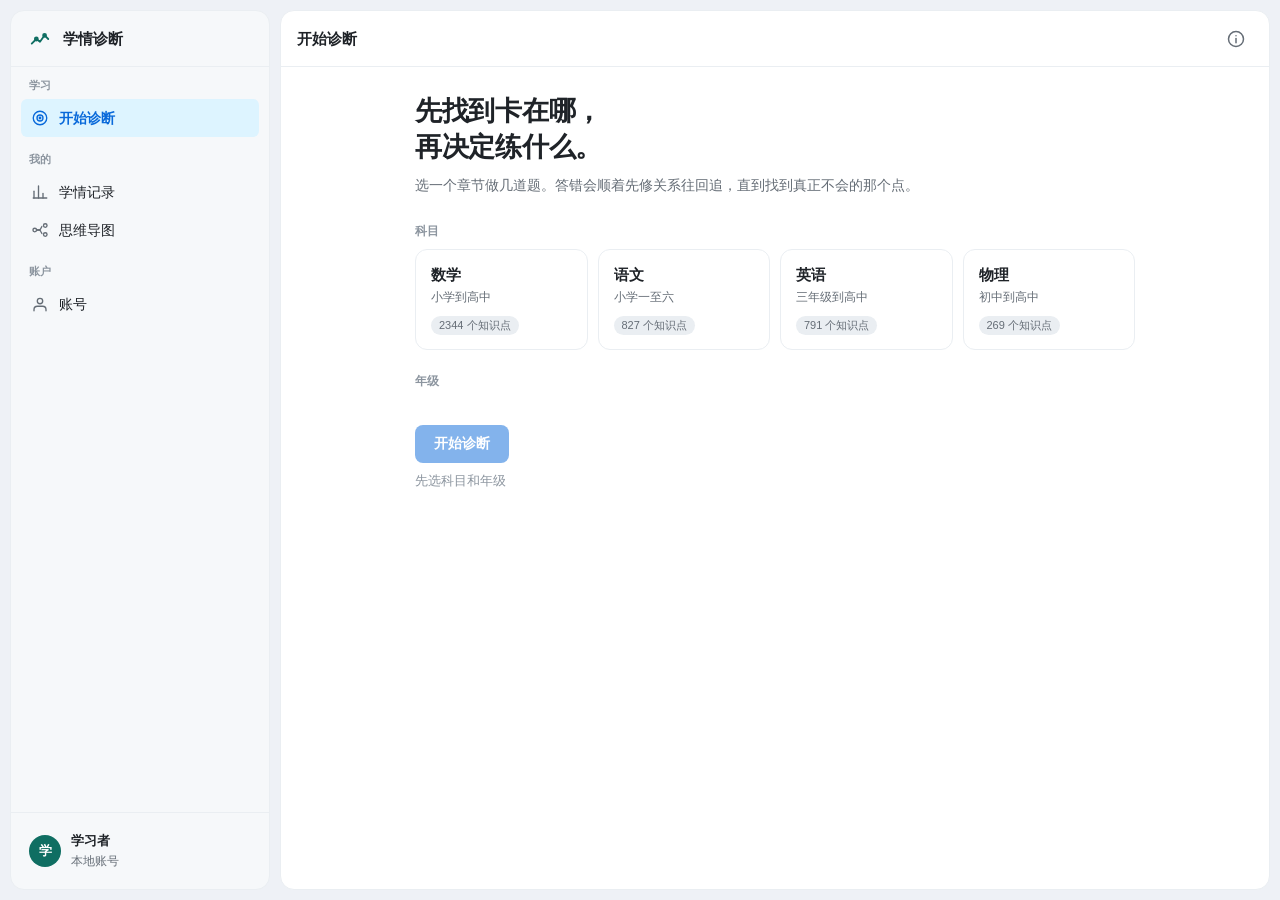
<file: index.html>
<!DOCTYPE html>
<html lang="zh-CN">
<head>
<meta charset="utf-8">
<meta name="viewport" content="width=device-width, initial-scale=1, viewport-fit=cover">
<title>学情诊断 · 中小学知识图谱</title>
<meta name="description" content="选一个章节，做几道题，顺着先修关系找到真正的薄弱根因，生成可分享的学习报告。">
<link rel="icon" href="data:image/svg+xml,%3Csvg xmlns='http://www.w3.org/2000/svg' viewBox='0 0 32 32'%3E%3Crect width='32' height='32' rx='8' fill='%230f6e62'/%3E%3Cpath d='M9 21V11h3.2l3.3 6 3.3-6H22v10h-2.6v-5.6l-2.6 4.8h-2.1l-2.6-4.8V21z' fill='white'/%3E%3C/svg%3E">
<link rel="stylesheet" href="assets/style.css?v=1031">
</head>
<body>
<div class="app">

  <!-- ===== 侧边栏 ===== -->
  <aside class="sidebar" id="sidebar">
    <div class="sidebar-header">
      <span class="sidebar-logo">
        <svg viewBox="0 0 24 24" width="22" height="22" fill="none" stroke="currentColor" stroke-width="2" stroke-linecap="round" stroke-linejoin="round">
          <path d="M3 17l5-5 4 3 5-7 4 4"></path>
          <circle cx="8" cy="12" r="1.6"></circle>
          <circle cx="17" cy="8" r="1.6"></circle>
        </svg>
      </span>
      <span class="sidebar-title">学情诊断</span>
      <button class="sb-close" id="sb-close" aria-label="关闭菜单">
        <svg viewBox="0 0 24 24" width="18" height="18" fill="none" stroke="currentColor" stroke-width="2" stroke-linecap="round"><path d="M18 6L6 18M6 6l12 12"></path></svg>
      </button>
    </div>

    <nav class="sidebar-nav">
      <div class="nav-section">
        <div class="nav-section-title">学习</div>
        <a class="nav-item" href="#/home" data-view="home">
          <span class="nav-icon"><svg viewBox="0 0 24 24" width="18" height="18" fill="none" stroke="currentColor" stroke-width="1.8" stroke-linecap="round" stroke-linejoin="round"><circle cx="12" cy="12" r="9"></circle><circle cx="12" cy="12" r="4"></circle><circle cx="12" cy="12" r="1"></circle></svg></span>
          <span>开始诊断</span>
        </a>
      </div>

      <div class="nav-section">
        <div class="nav-section-title">我的</div>
        <a class="nav-item" href="#/records" data-view="records">
          <span class="nav-icon"><svg viewBox="0 0 24 24" width="18" height="18" fill="none" stroke="currentColor" stroke-width="1.8" stroke-linecap="round" stroke-linejoin="round"><path d="M4 20V11"></path><path d="M10 20V4"></path><path d="M16 20v-6"></path><path d="M21 20H3"></path></svg></span>
          <span>学情记录</span>
          <span class="nav-badge" id="nav-badge-rec" hidden>0</span>
        </a>
        <a class="nav-item" href="#/mind" data-view="mind">
          <span class="nav-icon"><svg viewBox="0 0 24 24" width="18" height="18" fill="none" stroke="currentColor" stroke-width="1.8" stroke-linecap="round" stroke-linejoin="round"><circle cx="5" cy="12" r="2.4"></circle><circle cx="19" cy="6" r="2.4"></circle><circle cx="19" cy="18" r="2.4"></circle><path d="M7.4 12h3.3c1.2 0 1.8-.6 2.2-1.6l1.6-3"></path><path d="M7.4 12h3.3c1.2 0 1.8.6 2.2 1.6l1.6 3"></path></svg></span>
          <span>思维导图</span>
        </a>
      </div>

      <div class="nav-section">
        <div class="nav-section-title">账户</div>
        <a class="nav-item" href="#/account" data-view="account">
          <span class="nav-icon"><svg viewBox="0 0 24 24" width="18" height="18" fill="none" stroke="currentColor" stroke-width="1.8" stroke-linecap="round" stroke-linejoin="round"><path d="M20 21v-1.5A4.5 4.5 0 0 0 15.5 15h-7A4.5 4.5 0 0 0 4 19.5V21"></path><circle cx="12" cy="8" r="3.6"></circle></svg></span>
          <span>账号</span>
        </a>
      </div>
    </nav>

    <div class="sidebar-footer">
      <div class="user-info" id="sb-user" title="在账号页里改昵称">
        <span class="avatar" id="sb-avatar">学</span>
        <span class="u-txt"><span class="user-name" id="sb-name">学习者</span><span class="user-login" id="sb-sub">本地账号</span></span>
      </div>
    </div>
  </aside>
  <div class="sidebar-overlay" id="overlay"></div>

  <!-- ===== 主区 ===== -->
  <main class="main">
    <div class="toolbar">
      <button class="icon-btn sb-toggle" id="sb-toggle" aria-label="菜单">
        <svg viewBox="0 0 24 24" width="20" height="20" fill="none" stroke="currentColor" stroke-width="1.8" stroke-linecap="round"><path d="M3 6h18M3 12h18M3 18h18"></path></svg>
      </button>
      <div class="crumb" id="crumb">开始诊断</div>
      <div class="tb-right">
        <button class="icon-btn" id="btn-about" aria-label="说明">
          <svg viewBox="0 0 24 24" width="20" height="20" fill="none" stroke="currentColor" stroke-width="1.8" stroke-linecap="round" stroke-linejoin="round"><circle cx="12" cy="12" r="9"></circle><path d="M12 16.5v-5"></path><path d="M12 8.2h.01"></path></svg>
        </button>
      </div>
    </div>

    <div class="content" id="content">
      <div id="bar"></div>

      <!-- 加载 -->
      <div class="view on" id="v-load">
        <div class="loading"><div class="spin"></div>正在准备题库…</div>
      </div>

      <!-- 诊断首页 -->
      <div class="view" id="v-home">
        <div class="hero">
          <h1>先找到卡在哪，<br>再决定练什么。</h1>
          <p>选一个章节做几道题。答错会顺着先修关系往回追，直到找到真正不会的那个点。</p>
        </div>

        <div class="sect">
          <div class="lbl">科目</div>
          <div class="subs" id="subs"></div>
        </div>

        <div class="sect">
          <div class="lbl">年级</div>
          <div class="grades" id="grades"></div>
        </div>

        <div class="sect" id="sect-chap" style="display:none">
          <div class="lbl">章节</div>
          <div class="chaps" id="chaps"></div>
        </div>

        <div class="cta">
          <button class="btn" id="btn-start" disabled>开始诊断</button>
          <div class="hint" id="hint">先选科目和年级</div>
        </div>
      </div>

      <!-- 答题 -->
      <div class="view" id="v-quiz">
        <div class="qwrap">
          <div class="qmeta">
            <span id="q-prog">第 1 题</span>
            <span class="chip" id="q-topic"></span>
          </div>
          <div class="qcard">
            <div class="qtopic" id="q-from"></div>
            <div class="qtext" id="q-text"></div>
            <div id="q-input"></div>
            <div class="acts" id="q-acts"></div>
            <div id="q-fb"></div>
          </div>
        </div>
      </div>

      <!-- 报告 -->
      <div class="view" id="v-report">
        <div class="rwrap" id="report"></div>
      </div>

      <!-- 学情记录 -->
      <div class="view" id="v-records">
        <div class="page-head">
          <h2>我的学情记录</h2>
          <p class="cap">每次诊断结束会自动存到这里，只保存在你自己的浏览器里。</p>
        </div>
        <div id="rec-list"></div>
      </div>

      <!-- 思维导图 -->
      <div class="view" id="v-mind">
        <div class="page-head">
          <h2>思维导图</h2>
          <p class="cap">选一个章节，看知识点之间的先修关系。箭头指向「需要先学会的」。</p>
        </div>
        <div class="mind-bar">
          <select id="m-subj" class="sel"></select>
          <select id="m-grade" class="sel"></select>
          <select id="m-chap" class="sel"></select>
        </div>
        <div class="mind-legend">
          <span><i class="d mastered"></i>已掌握</span>
          <span><i class="d shaky"></i>不稳</span>
          <span><i class="d weak"></i>薄弱</span>
          <span><i class="d unknown"></i>未测</span>
        </div>
        <div class="mind-wrap" id="mind">
          <div class="mind-canvas" id="mind-canvas"></div>
          <div class="mind-hint">滚轮缩放 · 拖动平移 · 双击放大 · 点节点看先修</div>
          <div class="mind-ctrl">
            <button class="mc" id="m-out" type="button" aria-label="缩小" title="缩小">
              <svg viewBox="0 0 24 24" width="16" height="16" fill="none" stroke="currentColor" stroke-width="2" stroke-linecap="round"><path d="M5 12h14"></path></svg>
            </button>
            <span class="mc-zoom" id="mind-zoom">100%</span>
            <button class="mc" id="m-in" type="button" aria-label="放大" title="放大">
              <svg viewBox="0 0 24 24" width="16" height="16" fill="none" stroke="currentColor" stroke-width="2" stroke-linecap="round"><path d="M12 5v14"></path><path d="M5 12h14"></path></svg>
            </button>
            <span class="mc-sep"></span>
            <button class="mc wide" id="m-fit" type="button" title="适应窗口">适应</button>
            <button class="mc wide" id="m-fs" type="button" title="全屏">
              <svg class="i-fs" viewBox="0 0 24 24" width="16" height="16" fill="none" stroke="currentColor" stroke-width="1.9" stroke-linecap="round" stroke-linejoin="round"><path d="M4 9V4h5"></path><path d="M20 9V4h-5"></path><path d="M4 15v5h5"></path><path d="M20 15v5h-5"></path></svg>
              <svg class="i-ex" viewBox="0 0 24 24" width="16" height="16" fill="none" stroke="currentColor" stroke-width="1.9" stroke-linecap="round" stroke-linejoin="round"><path d="M9 4v5H4"></path><path d="M15 4v5h5"></path><path d="M9 20v-5H4"></path><path d="M15 20v-5h5"></path></svg>
            </button>
          </div>
        </div>
      </div>

      <!-- 账号 -->
      <div class="view" id="v-account">
        <div class="page-head">
          <h2>账号</h2>
          <p class="cap">本地账号，不需要注册。换设备或清缓存会丢失，重要报告记得生成分享链接。</p>
        </div>

        <div class="card">
          <div class="ac-row">
            <span class="avatar lg" id="ac-avatar">学</span>
            <div class="ac-fld">
              <label for="ac-name">昵称</label>
              <input id="ac-name" class="inp" maxlength="16" placeholder="给自己起个名字">
            </div>
          </div>
          <div class="ac-note" id="ac-note">改完自动保存</div>
        </div>

        <div class="card">
          <h3>学习概览</h3>
          <div class="stats" id="ac-stats"></div>
        </div>

        <div class="card">
          <h3>外观</h3>
          <div class="opt-row">
            <div class="bd"><div class="nm">深色模式</div><div class="ds" id="th-ds">跟随系统</div></div>
            <div class="seg" id="th-seg">
              <button data-th="auto" class="on">跟随</button>
              <button data-th="light">浅色</button>
              <button data-th="dark">深色</button>
            </div>
          </div>
        </div>

        <div class="card danger">
          <h3>数据</h3>
          <p class="cap">清空后无法恢复。</p>
          <div class="acts">
            <button class="btn sm ghost" id="ac-export">导出记录</button>
            <button class="btn sm danger" id="ac-clear">清空学情记录</button>
          </div>
        </div>
      </div>
    </div>
  </main>
</div>

<div class="toast" id="toast"></div>

<script src="assets/engine.js?v=1031"></script>
<script src="assets/share.js?v=1031"></script>
<script src="assets/app.js?v=1031"></script>
</body>
</html>
</file>
<file: assets/style.css>
/* ============================================================
   学情诊断 · 样式
   界面语言对齐 GitHub Drive：外框留白、圆角面板、260px 侧边栏、
   移动端抽屉。配色保留本项目的墨绿作为品牌识别。
   原则：一屏一件事，留白优先，颜色克制，零 emoji。
   ============================================================ */

:root {
  /* Drive 设计语言变量 */
  --bg-primary: #ffffff;
  --bg-secondary: #f6f8fa;
  --bg-tertiary: #eaeef2;
  --bg-hover: #f3f4f6;
  --text-primary: #1f2328;
  --text-secondary: #656d76;
  --text-tertiary: #8c959f;
  --border-color: #d0d7de;
  --border-light: #eaeef2;
  --accent-color: #0969da;
  --accent-hover: #0860c7;
  --accent-light: #ddf4ff;
  --danger-color: #cf222e;
  --success-color: #1a7f37;
  --warning-color: #9a6700;
  --radius-sm: 6px;
  --radius-md: 8px;
  --radius-lg: 12px;
  --sidebar-width: 260px;
  --frame-pad: 10px;
  --frame-bg: #eef1f6;
  --panel-radius: 14px;
  --toolbar-h: 56px;

  /* 本项目的语义色 */
  --brand: #0f6e62;
  --brand-2: #149c8b;
  --brand-soft: #eaf6f3;
  --ok: #15803d;
  --ok-soft: #e8f6ec;
  --warn: #b45309;
  --warn-soft: #fdf3e3;
  --bad: #b91c1c;
  --bad-soft: #fdeceb;
  --untested: #c8cfd8;

  /* 导图专用：层带底色与连线色 */
  --band-a: #fbfcfd;
  --band-b: #f1f5f9;
  --band-line: #e4eaf1;
  --edge: #b6bfc9;

  --t-3: .18s;
  --t-4: .28s;
  --hm-std: cubic-bezier(.4, 0, .2, 1);
}

body.dark-mode {
  --bg-primary: #0d1117;
  --bg-secondary: #161b22;
  --bg-tertiary: #21262d;
  --bg-hover: #1c2128;
  --text-primary: #e6edf3;
  --text-secondary: #9198a1;
  --text-tertiary: #6e7681;
  --border-color: #30363d;
  --border-light: #21262d;
  --accent-color: #58a6ff;
  --accent-hover: #79b8ff;
  --accent-light: #0c2d6b;
  --danger-color: #f85149;
  --success-color: #3fb950;
  --warning-color: #d29922;
  --frame-bg: #010409;
  --brand: #2ea89b;
  --brand-2: #3fbdb0;
  --brand-soft: #102b28;
  --ok: #3fb950;
  --ok-soft: #102b1a;
  --warn: #d29922;
  --warn-soft: #2b2210;
  --bad: #f85149;
  --bad-soft: #2b1618;
  --untested: #30363d;
  --band-a: #12181f;
  --band-b: #1a212a;
  --band-line: #262e38;
  --edge: #3d4650;
}

* { box-sizing: border-box; -webkit-tap-highlight-color: transparent; }

html, body {
  margin: 0; padding: 0;
  height: 100%;
  background: var(--frame-bg);
  color: var(--text-primary);
  font-family: -apple-system, BlinkMacSystemFont, "PingFang SC", "Hiragino Sans GB",
               "Microsoft YaHei", "Helvetica Neue", Arial, sans-serif;
  font-size: 15px; line-height: 1.6;
  -webkit-font-smoothing: antialiased;
  overflow: hidden;
}

/* ===== 外框布局 ===== */
.app {
  display: flex;
  height: 100%;
  padding: var(--frame-pad);
  gap: var(--frame-pad);
  background: var(--frame-bg);
}

/* ===== 侧边栏 ===== */
.sidebar {
  width: var(--sidebar-width);
  flex-shrink: 0;
  background: var(--bg-secondary);
  border: 1px solid var(--border-light);
  border-radius: var(--panel-radius);
  display: flex;
  flex-direction: column;
  overflow: hidden;
}

.sidebar-header {
  height: var(--toolbar-h);
  padding: 0 14px 0 16px;
  display: flex;
  align-items: center;
  gap: 10px;
  border-bottom: 1px solid var(--border-light);
}
.sidebar-logo {
  color: var(--brand);
  display: flex; align-items: center;
  width: 26px; height: 26px;
  justify-content: center;
}
.sidebar-title { font-weight: 700; font-size: 15px; letter-spacing: .01em; }
.sb-close {
  display: none;
  margin-left: auto;
  background: none; border: 0; cursor: pointer;
  color: var(--text-secondary);
  padding: 6px; border-radius: var(--radius-sm);
  line-height: 0;
}
.sb-close:hover { background: var(--bg-hover); color: var(--text-primary); }

.sidebar-nav { flex: 1; overflow-y: auto; padding: 10px 0; }
.nav-section { margin-bottom: 14px; padding: 0 10px; }
.nav-section-title {
  font-size: 11px; font-weight: 600; letter-spacing: .04em;
  color: var(--text-tertiary);
  padding: 0 8px; margin-bottom: 4px;
}
.nav-item {
  display: flex; align-items: center; gap: 10px;
  padding: 8px 10px;
  border-radius: var(--radius-sm);
  color: var(--text-primary);
  text-decoration: none;
  font-size: 14px;
  cursor: pointer;
  transition: background var(--t-3) var(--hm-std);
}
.nav-item:hover { background: var(--bg-hover); }
.nav-item.active { background: var(--accent-light); color: var(--accent-color); font-weight: 600; }
.nav-icon { display: flex; align-items: center; color: var(--text-secondary); line-height: 0; }
.nav-item.active .nav-icon { color: var(--accent-color); }
.nav-badge {
  margin-left: auto;
  min-width: 18px; height: 18px; padding: 0 5px;
  border-radius: 9px;
  background: var(--bg-tertiary);
  color: var(--text-secondary);
  font-size: 11px; font-weight: 600;
  display: flex; align-items: center; justify-content: center;
}
.nav-item.active .nav-badge { background: var(--accent-color); color: #fff; }
/* [hidden] 必须自己声明：UA 样式的 display:none 会被上面的 display:flex 盖掉 */
.nav-badge[hidden] { display: none; }

.sidebar-footer { padding: 10px; border-top: 1px solid var(--border-light); }
.user-info {
  display: flex; align-items: center; gap: 10px;
  padding: 8px; border-radius: var(--radius-sm);
  cursor: pointer;
  transition: background var(--t-3) var(--hm-std);
}
.user-info:hover { background: var(--bg-hover); }
.avatar {
  width: 32px; height: 32px; flex-shrink: 0;
  border-radius: 50%;
  background: var(--brand); color: #fff;
  display: flex; align-items: center; justify-content: center;
  font-size: 13px; font-weight: 600;
}
.avatar.lg { width: 48px; height: 48px; font-size: 17px; }
.u-txt { display: flex; flex-direction: column; min-width: 0; }
.user-name { font-weight: 600; font-size: 13px; overflow: hidden; text-overflow: ellipsis; white-space: nowrap; }
.user-login { font-size: 12px; color: var(--text-secondary); }

.sidebar-overlay {
  display: none;
  position: fixed; inset: 0;
  background: rgba(0, 0, 0, .4);
  z-index: 99;
  opacity: 0;
  transition: opacity var(--t-3) var(--hm-std);
}
.sidebar-overlay.active { display: block; opacity: 1; }

/* ===== 主区 ===== */
.main {
  flex: 1;
  min-width: 0;
  display: flex; flex-direction: column;
  background: var(--bg-primary);
  border: 1px solid var(--border-light);
  border-radius: var(--panel-radius);
  overflow: hidden;
}

.toolbar {
  height: var(--toolbar-h);
  flex-shrink: 0;
  display: flex; align-items: center; gap: 10px;
  padding: 0 16px;
  border-bottom: 1px solid var(--border-light);
}
.icon-btn {
  display: flex; align-items: center; justify-content: center;
  width: 34px; height: 34px;
  background: none; border: 0; border-radius: var(--radius-sm);
  color: var(--text-secondary); cursor: pointer; line-height: 0;
  transition: background var(--t-3) var(--hm-std);
}
.icon-btn:hover { background: var(--bg-hover); color: var(--text-primary); }
.sb-toggle { display: none; }
.crumb { font-weight: 600; font-size: 15px; }
.tb-right { margin-left: auto; display: flex; gap: 4px; }

.content {
  flex: 1;
  overflow-y: auto;
  position: relative;
  -webkit-overflow-scrolling: touch;
}
.view { display: none; padding: 26px 30px 60px; max-width: 780px; margin: 0 auto; }
.view.on { display: block; }

/* ===== 顶部进度条 ===== */
#bar {
  position: fixed; top: 0; left: 0; height: 2px; width: 0;
  background: linear-gradient(90deg, var(--brand), var(--brand-2));
  transition: width .45s var(--hm-std);
  z-index: 100;
}

/* ===== 通用件 ===== */
.page-head { margin-bottom: 20px; }
.page-head h2 { margin: 0 0 6px; font-size: 20px; font-weight: 700; }
.cap { margin: 0; color: var(--text-secondary); font-size: 13px; }

.card {
  background: var(--bg-primary);
  border: 1px solid var(--border-light);
  border-radius: var(--radius-lg);
  padding: 18px 20px;
  margin-bottom: 16px;
}
.card h3 { margin: 0 0 4px; font-size: 15px; font-weight: 700; }
.card.danger { border-color: color-mix(in srgb, var(--danger-color) 35%, var(--border-light)); }

.btn {
  background: var(--accent-color); color: #fff;
  border: 1px solid transparent;
  border-radius: var(--radius-md);
  padding: 9px 18px;
  font-size: 14px; font-weight: 600; font-family: inherit;
  cursor: pointer;
  transition: background var(--t-3) var(--hm-std);
}
.btn:hover { background: var(--accent-hover); }
.btn:disabled { opacity: .5; cursor: not-allowed; }
.btn.sm { padding: 6px 13px; font-size: 13px; }
.btn.ghost { background: transparent; color: var(--text-primary); border-color: var(--border-color); }
.btn.ghost:hover { background: var(--bg-hover); }
.btn.danger { background: var(--danger-color); }
.btn.danger:hover { background: var(--danger-color); opacity: .85; }
.btn.minor { background: transparent; color: var(--text-secondary); border-color: var(--border-color); }
.btn.minor:hover { background: var(--bg-hover); }
.acts { display: flex; gap: 10px; flex-wrap: wrap; align-items: center; }
.linkbtn {
  background: none; border: 0; cursor: pointer;
  color: var(--accent-color); font-size: 13px; font-family: inherit;
  padding: 4px 6px; border-radius: var(--radius-sm);
}
.linkbtn:hover { text-decoration: underline; }

.inp, .sel {
  font-family: inherit; font-size: 14px;
  padding: 8px 11px;
  border: 1px solid var(--border-color);
  border-radius: var(--radius-md);
  background: var(--bg-primary);
  color: var(--text-primary);
  outline: none;
}
.inp:focus, .sel:focus { border-color: var(--accent-color); box-shadow: 0 0 0 3px var(--accent-light); }
.sel { cursor: pointer; }

.empty {
  text-align: center; padding: 56px 20px;
  color: var(--text-secondary);
}
.loading { text-align: center; padding: 80px 20px; color: var(--text-secondary); }
.spin {
  width: 26px; height: 26px; margin: 0 auto 14px;
  border: 2.5px solid var(--border-color);
  border-top-color: var(--brand);
  border-radius: 50%;
  animation: sp .8s linear infinite;
}
@keyframes sp { to { transform: rotate(360deg); } }

.toast {
  position: fixed; left: 50%; bottom: 32px;
  transform: translate(-50%, 14px);
  background: var(--text-primary); color: var(--bg-primary);
  padding: 10px 18px; border-radius: 20px;
  font-size: 13px; font-weight: 500;
  opacity: 0; pointer-events: none; z-index: 200;
  transition: all var(--t-3) var(--hm-std);
  max-width: 88vw; text-align: center;
}
.toast.on { opacity: 1; transform: translate(-50%, 0); }

/* ===== 诊断首页 ===== */
.hero { margin-bottom: 26px; }
.hero h1 {
  margin: 0 0 8px;
  font-size: 27px; line-height: 1.35; font-weight: 700;
  letter-spacing: -.01em;
}
.hero p { margin: 0; color: var(--text-secondary); font-size: 14px; max-width: 46em; }

.sect { margin-bottom: 22px; }
.lbl {
  font-size: 12px; font-weight: 600; color: var(--text-tertiary);
  margin-bottom: 8px; letter-spacing: .02em;
}
.subs { display: grid; grid-template-columns: repeat(auto-fill, minmax(150px, 1fr)); gap: 10px; }
.sub {
  border: 1px solid var(--border-light);
  border-radius: var(--radius-lg);
  padding: 13px 15px;
  cursor: pointer; background: var(--bg-primary);
  transition: border-color var(--t-3) var(--hm-std), background var(--t-3) var(--hm-std);
}
.sub:hover { border-color: var(--border-color); background: var(--bg-secondary); }
.sub.on { border-color: var(--brand); background: var(--brand-soft); }
.sub .n { font-weight: 700; font-size: 15px; }
.sub .c { font-size: 12px; color: var(--text-secondary); margin-top: 1px; }
.sub .badge {
  display: inline-block; margin-top: 8px;
  font-size: 11px; color: var(--text-secondary);
  background: var(--bg-tertiary); border-radius: 20px; padding: 1px 8px;
}
.sub.on .badge { background: rgba(255, 255, 255, .7); color: var(--brand); }
body.dark-mode .sub.on .badge { background: rgba(255, 255, 255, .08); color: var(--brand-2); }

.grades { display: flex; flex-wrap: wrap; gap: 8px; }
.g {
  padding: 7px 15px; border-radius: 20px;
  border: 1px solid var(--border-light);
  background: var(--bg-primary); color: var(--text-primary);
  font-size: 13px; font-family: inherit; cursor: pointer;
  transition: all var(--t-3) var(--hm-std);
}
.g:hover { border-color: var(--border-color); background: var(--bg-secondary); }
.g.on { background: var(--brand); border-color: var(--brand); color: #fff; font-weight: 600; }

.chaps { display: flex; flex-direction: column; gap: 6px; }
.ch {
  display: flex; align-items: center; gap: 12px;
  padding: 10px 14px; border-radius: var(--radius-md);
  border: 1px solid var(--border-light);
  background: var(--bg-primary); color: var(--text-primary);
  font-size: 14px; font-family: inherit; cursor: pointer; text-align: left;
  transition: background var(--t-3) var(--hm-std);
}
.ch:hover { background: var(--bg-secondary); }
.ch .idx {
  width: 22px; height: 22px; flex-shrink: 0;
  border-radius: 50%; background: var(--bg-tertiary);
  color: var(--text-secondary);
  font-size: 11px; font-weight: 600;
  display: flex; align-items: center; justify-content: center;
}
.ch .nm { flex: 1; min-width: 0; overflow: hidden; text-overflow: ellipsis; white-space: nowrap; }
.ch .ct { font-size: 12px; color: var(--text-tertiary); flex-shrink: 0; }

.cta { margin-top: 26px; }
.hint { margin-top: 8px; font-size: 13px; color: var(--text-tertiary); }

/* ===== 答题 ===== */
.qwrap { max-width: 620px; }
.qmeta { display: flex; align-items: center; gap: 10px; margin-bottom: 12px; font-size: 13px; color: var(--text-secondary); }
.chip {
  background: var(--bg-tertiary); border-radius: 20px;
  padding: 2px 10px; font-size: 12px;
}
.chip.again { background: var(--warn-soft); color: var(--warn); font-weight: 600; }
.qcard {
  border: 1px solid var(--border-light);
  border-radius: var(--radius-lg);
  padding: 22px 24px;
  background: var(--bg-primary);
}
.qtopic { font-size: 12px; color: var(--text-tertiary); margin-bottom: 6px; }
.qtext { font-size: 18px; font-weight: 600; line-height: 1.55; margin-bottom: 18px; }
.opts { display: flex; flex-direction: column; gap: 8px; }
.opt {
  text-align: left; padding: 11px 15px;
  border: 1px solid var(--border-color); border-radius: var(--radius-md);
  background: var(--bg-primary); color: var(--text-primary);
  font-size: 14px; font-family: inherit; cursor: pointer;
  transition: all var(--t-3) var(--hm-std);
}
.opt:hover { border-color: var(--accent-color); background: var(--accent-light); }
.ans {
  width: 100%; font-family: inherit; font-size: 15px;
  padding: 11px 14px;
  border: 1px solid var(--border-color); border-radius: var(--radius-md);
  background: var(--bg-primary); color: var(--text-primary); outline: none;
}
.ans:focus { border-color: var(--accent-color); box-shadow: 0 0 0 3px var(--accent-light); }
.qcard .acts { margin-top: 16px; }
.fb {
  margin-top: 16px; padding: 12px 15px;
  border-radius: var(--radius-md); font-size: 14px; font-weight: 600;
}
.fb.ok { background: var(--ok-soft); color: var(--ok); }
.fb.no { background: var(--bad-soft); color: var(--bad); }
.fb .why { display: block; margin-top: 5px; font-weight: 400; font-size: 13px; color: var(--text-secondary); line-height: 1.6; }

/* ===== 报告 ===== */
.rhead h2 { margin: 0 0 4px; font-size: 19px; font-weight: 700; }
.rhead .sub2 { color: var(--text-secondary); font-size: 13px; }
.ring {
  display: flex; align-items: center; gap: 26px; flex-wrap: wrap;
  padding: 18px 0 20px;
}
.rnum { font-size: 27px; font-weight: 700; }
.rlbl { font-size: 12px; }
.legend { display: flex; flex-direction: column; gap: 6px; }
.lg { display: flex; align-items: center; gap: 8px; font-size: 13px; color: var(--text-secondary); }
.lg i { width: 9px; height: 9px; border-radius: 3px; display: inline-block; }
.lg .v { margin-left: auto; font-weight: 600; color: var(--text-primary); }

.steps { display: flex; flex-direction: column; gap: 4px; margin-top: 8px; }
.step {
  display: flex; align-items: center; gap: 12px;
  padding: 9px 10px; border-radius: var(--radius-md);
  transition: background var(--t-3) var(--hm-std);
}
.step:hover { background: var(--bg-secondary); }
.step .no {
  width: 22px; height: 22px; flex-shrink: 0; border-radius: 50%;
  font-size: 11px; font-weight: 700;
  display: flex; align-items: center; justify-content: center;
  background: var(--bg-tertiary); color: var(--text-secondary);
}
.step .no.m { background: var(--ok-soft); color: var(--ok); }
.step .no.s { background: var(--warn-soft); color: var(--warn); }
.step .no.w { background: var(--bad-soft); color: var(--bad); }
.step .no.u { background: var(--bg-tertiary); color: var(--text-secondary); }
.step .bd { flex: 1; min-width: 0; }
.step .nm { font-size: 14px; font-weight: 600; }
.step .ds {
  font-size: 12px; color: var(--text-secondary);
  overflow: hidden; text-overflow: ellipsis;
  display: -webkit-box; -webkit-line-clamp: 2; -webkit-box-orient: vertical;
}
.step .gd { font-size: 12px; color: var(--text-tertiary); flex-shrink: 0; }
.tag { font-size: 11px; border-radius: 20px; padding: 1px 7px; margin-left: 6px; font-weight: 600; }
.tag.w { background: var(--bad-soft); color: var(--bad); }
.tag.m { background: var(--brand-soft); color: var(--brand); }
.sharebox { padding-top: 4px; }
#r-link { margin-top: 12px; }
#r-url {
  width: 100%; font-family: ui-monospace, SFMono-Regular, Menlo, monospace; font-size: 12px;
  padding: 9px 11px; border: 1px solid var(--border-color); border-radius: var(--radius-md);
  background: var(--bg-secondary); color: var(--text-primary);
}

/* ===== 学情记录 ===== */
.rec-item {
  display: flex; align-items: center; gap: 14px;
  padding: 14px 16px;
  border: 1px solid var(--border-light);
  border-radius: var(--radius-lg);
  margin-bottom: 10px;
  cursor: pointer;
  transition: border-color var(--t-3) var(--hm-std), background var(--t-3) var(--hm-std);
}
.rec-item:hover { border-color: var(--border-color); background: var(--bg-secondary); }
.rec-bar { width: 4px; align-self: stretch; border-radius: 3px; background: var(--untested); flex-shrink: 0; }
.rec-bar.m { background: var(--ok); }
.rec-bar.s { background: var(--warn); }
.rec-bar.w { background: var(--bad); }
.rec-main { flex: 1; min-width: 0; }
.rec-t { font-weight: 600; font-size: 14px; }
.rec-s { font-size: 12px; color: var(--text-secondary); margin-top: 2px; }
.rec-rate { font-size: 19px; font-weight: 700; flex-shrink: 0; min-width: 56px; text-align: right; }
.rec-del {
  background: none; border: 0; cursor: pointer; color: var(--text-tertiary);
  padding: 6px; border-radius: var(--radius-sm); line-height: 0; flex-shrink: 0;
}
.rec-del:hover { background: var(--bad-soft); color: var(--danger-color); }

/* ===== 思维导图 ===== */
.mind-bar { display: flex; gap: 8px; flex-wrap: wrap; margin-bottom: 14px; }
.mind-legend { display: flex; gap: 14px; flex-wrap: wrap; font-size: 12px; color: var(--text-secondary); margin-bottom: 10px; }
.mind-legend span { display: flex; align-items: center; gap: 5px; }
.mind-legend .d { width: 9px; height: 9px; border-radius: 50%; display: inline-block; }
.mind-legend .d.mastered { background: var(--ok); }
.mind-legend .d.shaky { background: var(--warn); }
.mind-legend .d.weak { background: var(--bad); }
.mind-legend .d.unknown { background: var(--untested); }

.mind-wrap {
  position: relative;
  height: clamp(320px, 58vh, 640px);
  border: 1px solid var(--border-light);
  border-radius: var(--radius-lg);
  background: var(--bg-secondary);
  overflow: hidden;
  cursor: grab;
  touch-action: none;
  -webkit-user-select: none;
  user-select: none;
}
.mind-wrap.grabbing { cursor: grabbing; }
.mind-wrap:fullscreen { height: 100vh; border-radius: 0; border: 0; }
.mind-wrap.fs { height: 100vh; border-radius: 0; border: 0; }

/* 画布层：缩放平移都在这层的 transform 上，SVG 自己永远保持原始尺寸 */
.mind-canvas {
  transform-origin: 0 0;
  will-change: transform;
  position: absolute;
  top: 0;
  left: 0;
}
.mind-canvas svg { display: block; }

/* 层带：相邻层两套色交替，否则连成一片看不出边界 */
.band rect {
  fill: var(--band-a);
  stroke: var(--band-line);
  stroke-width: 1;
}
.band.b rect { fill: var(--band-b); }
.band-t { font-size: 11px; fill: var(--text-tertiary); }

/* 连线 */
.mlink {
  stroke: var(--edge);
  stroke-width: 1.6;
  fill: none;
  transition: stroke var(--t-3) var(--hm-std), opacity var(--t-3) var(--hm-std);
}
.mlink.hi { stroke: var(--accent-color); stroke-width: 2.4; }
.ar-fill { fill: var(--edge); }
.ar-fill-hi { fill: var(--accent-color); }

/* 节点：圆角矩形 + 语义色描边，不再是一个个灰圆点 */
.mnode { cursor: pointer; }
.mnode rect {
  stroke-width: 1.5;
  transition: stroke-width .15s, opacity var(--t-3) var(--hm-std);
}
.mnode text {
  font-size: 12px;
  font-weight: 500;
  pointer-events: none;
}
.mnode.mastered rect { fill: var(--ok-soft); stroke: var(--ok); }
.mnode.mastered text { fill: var(--ok); }
.mnode.shaky rect { fill: var(--warn-soft); stroke: var(--warn); }
.mnode.shaky text { fill: var(--warn); }
.mnode.weak rect { fill: var(--bad-soft); stroke: var(--bad); }
.mnode.weak text { fill: var(--bad); }
.mnode.unknown rect { fill: var(--bg-primary); stroke: var(--border-color); }
.mnode.unknown text { fill: var(--text-secondary); }
.mnode:hover rect { stroke-width: 2.5; }
.mnode.sel rect { stroke-width: 3; }
.mnode.pre rect { stroke-width: 2.5; }

/* 点选后：无关节点压暗，聚焦关系才看得出来 */
.mind-canvas.picked .mnode:not(.sel):not(.pre) { opacity: .42; }
.mind-canvas.picked .mlink:not(.hi) { opacity: .3; }

/* 控制条 */
.mind-ctrl {
  position: absolute;
  right: 12px;
  bottom: 12px;
  z-index: 3;
  display: flex;
  align-items: center;
  gap: 2px;
  padding: 4px;
  background: var(--bg-primary);
  border: 1px solid var(--border-light);
  border-radius: 10px;
  box-shadow: 0 2px 10px rgba(31, 35, 40, .12);
}
.mc {
  display: inline-flex;
  align-items: center;
  justify-content: center;
  min-width: 30px;
  height: 30px;
  padding: 0 8px;
  border: 0;
  border-radius: var(--radius-sm);
  background: none;
  color: var(--text-secondary);
  font-size: 12px;
  cursor: pointer;
  transition: background var(--t-3) var(--hm-std), color var(--t-3) var(--hm-std);
}
.mc:hover { background: var(--bg-hover); color: var(--text-primary); }
.mc.on { color: var(--accent-color); background: var(--accent-light); }
.mc-zoom {
  min-width: 46px;
  text-align: center;
  font-size: 12px;
  color: var(--text-secondary);
  font-variant-numeric: tabular-nums;
}
.mc-sep { width: 1px; height: 18px; background: var(--border-light); margin: 0 3px; }
#m-fs .i-ex { display: none; }
#m-fs.on .i-ex { display: block; }
#m-fs.on .i-fs { display: none; }

.mind-hint {
  position: absolute;
  left: 12px;
  bottom: 16px;
  z-index: 2;
  font-size: 11px;
  color: var(--text-tertiary);
  pointer-events: none;
}
@media (max-width: 768px) {
  .mind-wrap { height: clamp(300px, 52vh, 520px); }
  .mind-hint { display: none; }
}

/* ===== 账号 ===== */
.ac-row { display: flex; align-items: center; gap: 16px; }
.ac-fld { flex: 1; min-width: 0; }
.ac-fld label { display: block; font-size: 12px; color: var(--text-secondary); margin-bottom: 5px; }
.ac-fld .inp { width: 100%; }
.ac-note { margin-top: 10px; font-size: 12px; color: var(--text-tertiary); }

.stats { display: grid; grid-template-columns: repeat(auto-fit, minmax(96px, 1fr)); gap: 10px; margin-top: 10px; }
.stat {
  background: var(--bg-secondary); border-radius: var(--radius-md);
  padding: 12px 14px; text-align: center;
}
.stat .v { font-size: 22px; font-weight: 700; line-height: 1.2; }
.stat .k { font-size: 12px; color: var(--text-secondary); margin-top: 2px; }

.opt-row { display: flex; align-items: center; gap: 14px; margin-top: 10px; }
.opt-row .bd { flex: 1; }
.opt-row .nm { font-size: 14px; font-weight: 600; }
.opt-row .ds { font-size: 12px; color: var(--text-secondary); }
.seg { display: flex; border: 1px solid var(--border-color); border-radius: var(--radius-md); overflow: hidden; }
.seg button {
  padding: 6px 13px; border: 0; background: var(--bg-primary);
  color: var(--text-secondary); font-size: 13px; font-family: inherit; cursor: pointer;
}
.seg button + button { border-left: 1px solid var(--border-color); }
.seg button.on { background: var(--accent-color); color: #fff; font-weight: 600; }

/* ===== 移动端：侧边栏变抽屉 ===== */
@media (max-width: 768px) {
  .app { padding: 0; gap: 0; }
  .sidebar {
    position: fixed; top: 0; left: 0; bottom: 0;
    z-index: 100;
    border-radius: 0; border: 0;
    transform: translateX(-100%);
    transition: transform var(--t-4) var(--hm-std);
    box-shadow: 2px 0 14px rgba(0, 0, 0, .16);
  }
  .sidebar.open { transform: translateX(0); }
  .sb-close { display: flex; }
  .sb-toggle { display: flex; }
  .main { border: 0; border-radius: 0; }
  .view { padding: 18px 16px 70px; }
  .hero h1 { font-size: 23px; }
  .qtext { font-size: 17px; }
  .subs { grid-template-columns: repeat(auto-fill, minmax(132px, 1fr)); }
  .ring { gap: 16px; }
  .toolbar { padding: 0 10px; }
}

@media (prefers-reduced-motion: reduce) {
  * { transition-duration: .01ms !important; animation-duration: .01ms !important; }
}

/* ===== 实用性打磨 =====
   1) 手机上「开始诊断」吸底：选完章节后它原本停在 1435px 处，
      不吸底就得再滚一屏多才找得到。
   2) 选项做成 44px 的触摸条，手指点得准。 */
@media (max-width: 768px) {
  .cta {
    position: sticky;
    bottom: 0;
    z-index: 6;
    margin-top: 18px;
    padding: 10px 0 16px;
    background: var(--bg-secondary);
  }
  .cta::before {
    content: "";
    position: absolute; left: 0; right: 0; top: -22px; height: 22px;
    background: linear-gradient(to top, var(--bg-secondary), transparent);
    pointer-events: none;
  }
  .cta .btn { width: 100%; padding: 13px 18px; font-size: 15px; }
  .opt { min-height: 44px; display: flex; align-items: center; font-size: 15px; }
  .ans { font-size: 16px; padding: 13px 14px; }
}

@media print {
  .app { display: block; height: auto; padding: 0; }
  .sidebar, .toolbar, .sharebox, .toast, .sidebar-overlay { display: none !important; }
  .main { border: 0; }
  .content { overflow: visible; }
  .view { display: none !important; padding: 0; }
  .view.on { display: block !important; }
}
</file>
